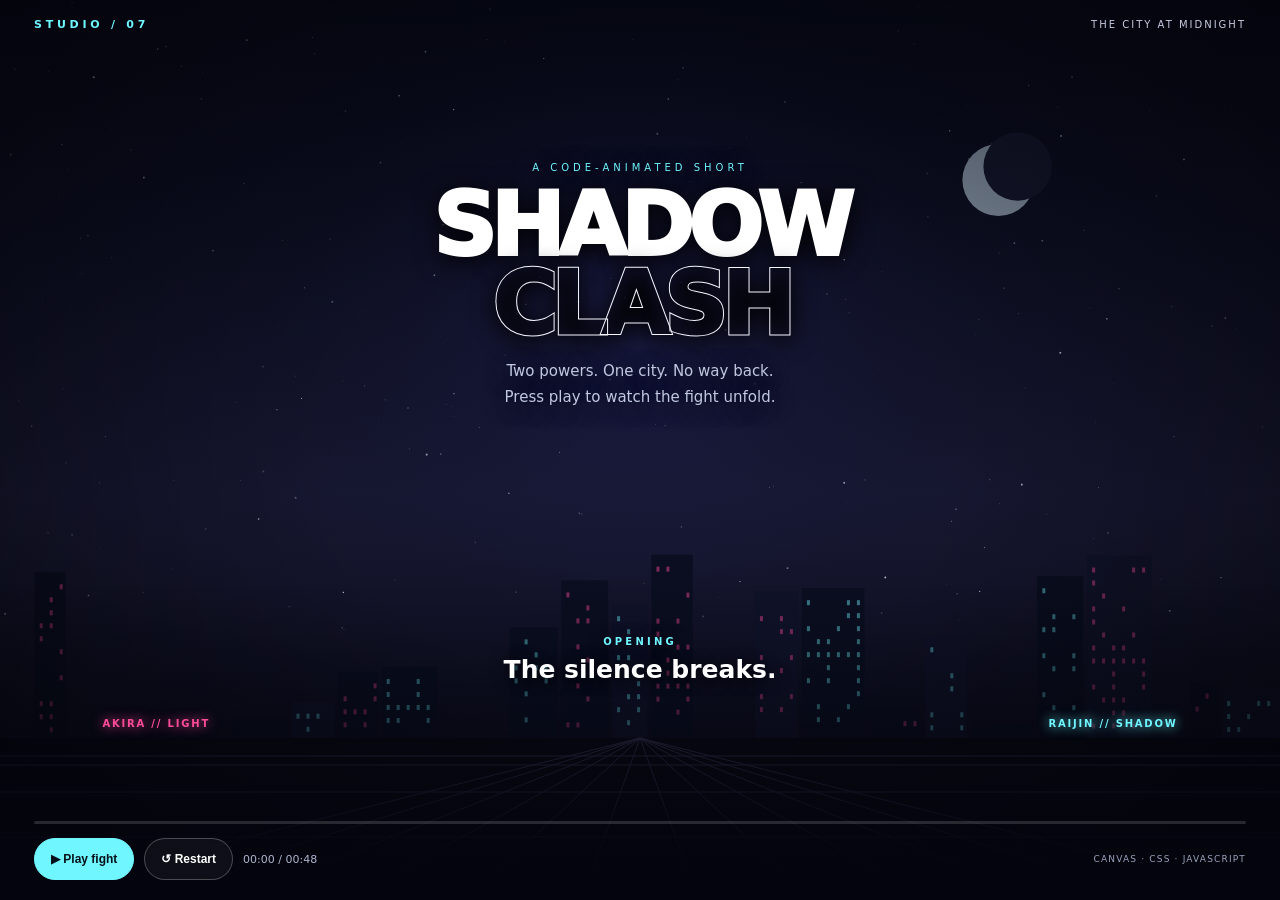
<file: index.html>
<!doctype html>
<html lang="en">
<head>
<meta charset="utf-8"><meta name="viewport" content="width=device-width,initial-scale=1,viewport-fit=cover"><meta name="theme-color" content="#050611">
<title>NEON: Shadow Clash — Anime Fight</title>
<style>
:root{color-scheme:dark;--cyan:#70f6ff;--pink:#ff4c9a}*{box-sizing:border-box}html,body{margin:0;width:100%;height:100%;overflow:hidden;background:#050611;color:#fff;font-family:system-ui,-apple-system,Segoe UI,Roboto,sans-serif}.stage{position:relative;width:100%;height:100%;height:100dvh;overflow:hidden;background:radial-gradient(ellipse at 50% 45%,#202347,#090b19 58%,#02030a);isolation:isolate}canvas{position:absolute;inset:0;width:100%;height:100%;z-index:-2}.shade{position:absolute;inset:0;z-index:-1;pointer-events:none;background:linear-gradient(0deg,#03040df2,transparent 36%,#03040d55),radial-gradient(ellipse,transparent 35%,#0009)}.top{position:absolute;top:env(safe-area-inset-top,0);left:0;right:0;padding:18px clamp(16px,4vw,34px);display:flex;justify-content:space-between;align-items:center;z-index:3}.logo{font-size:11px;font-weight:900;letter-spacing:.34em;color:var(--cyan)}.chapter{font-size:10px;letter-spacing:.2em;color:#c7cce0}.intro{position:absolute;top:18%;left:7%;right:7%;text-align:center;z-index:2;transition:opacity .45s,transform .45s;text-shadow:0 4px 25px #000}.eyebrow{font-size:10px;letter-spacing:.4em;color:var(--cyan)}h1{font-size:clamp(34px,8.5vw,88px);letter-spacing:-.065em;line-height:.9;margin:13px 0;font-weight:1000}h1 span{display:block;color:transparent;-webkit-text-stroke:1px #f5f7ff}.desc{font-size:clamp(11px,2vw,15px);color:#c1c8df;line-height:1.7}.caption{position:absolute;left:8%;right:8%;bottom:24%;text-align:center;font-size:clamp(15px,3vw,25px);font-weight:750;text-shadow:0 2px 16px #000;z-index:2;opacity:0;transform:translateY(10px);transition:.3s}.caption.show{opacity:1;transform:none}.caption small{display:block;font-size:10px;letter-spacing:.32em;color:var(--cyan);margin-bottom:8px}.fighters{position:absolute;left:8%;right:8%;bottom:19%;display:flex;justify-content:space-between;pointer-events:none;z-index:1;font-size:10px;letter-spacing:.18em;font-weight:800;text-shadow:0 0 12px currentColor}.fighters .a{color:var(--pink)}.fighters .b{color:var(--cyan)}.hud{position:absolute;top:13%;left:8%;right:8%;display:flex;gap:12px;z-index:2;opacity:0;transition:opacity .3s}.hud.show{opacity:1}.health{flex:1}.healthlabel{display:flex;justify-content:space-between;font-size:9px;letter-spacing:.16em;margin-bottom:5px}.track{height:6px;border:1px solid #ffffff55;background:#111326;transform:skewX(-18deg);overflow:hidden}.fill{height:100%;width:100%;transition:width .2s;background:linear-gradient(90deg,#ff4c9a,#ff9bca)}.health.right .fill{background:linear-gradient(90deg,#70f6ff,#578dff)}.progress{height:3px;background:#ffffff25;border-radius:9px;overflow:hidden;margin-bottom:14px}.bar{height:100%;width:0;background:linear-gradient(90deg,var(--cyan),var(--pink));box-shadow:0 0 12px var(--cyan)}.controls{position:absolute;bottom:0;left:0;right:0;z-index:4;padding:18px clamp(16px,4vw,34px) max(20px,env(safe-area-inset-bottom));background:linear-gradient(0deg,#03040df2,#03040d08)}.controlrow{display:flex;align-items:center;gap:10px}.btn{min-height:42px;padding:0 16px;border:1px solid #ffffff40;border-radius:99px;background:#ffffff0b;color:white;font-size:12px;font-weight:750;cursor:pointer}.btn.primary{background:var(--cyan);border-color:var(--cyan);color:#061019}.time{font-size:11px;color:#aeb6cf;font-variant-numeric:tabular-nums}.hint{margin-left:auto;font-size:9px;color:#9aa3bd;letter-spacing:.13em}.flash{position:absolute;inset:0;background:#fff;opacity:0;z-index:3;pointer-events:none}.flash.hit{animation:flash .24s ease-out}@keyframes flash{0%{opacity:.72}100%{opacity:0}}.tag{position:absolute;top:46%;left:0;right:0;text-align:center;font-size:clamp(24px,6vw,62px);font-weight:1000;letter-spacing:.12em;font-style:italic;color:white;text-shadow:0 0 20px var(--cyan),3px 3px 0 #ff4c9a;opacity:0;transform:scale(1.5);z-index:3;pointer-events:none}.tag.hit{animation:impact .48s ease-out}@keyframes impact{0%{opacity:0;transform:scale(1.6) skewX(-10deg)}25%{opacity:1;transform:scale(1) skewX(-10deg)}70%{opacity:1}100%{opacity:0;transform:scale(.85) skewX(-10deg)}}@media(max-width:520px){.chapter,.hint{display:none}.intro{top:21%}.hud{top:12%}.caption{bottom:25%}.fighters{bottom:20%}.btn{padding:0 13px}}@media(prefers-reduced-motion:reduce){*{transition:none!important;animation-duration:.01ms!important}}
</style></head>
<body><main class="stage"><canvas id="scene"></canvas><div class="shade"></div>
<header class="top"><div class="logo">STUDIO / 07</div><div class="chapter" id="chapter">AN ORIGINAL ANIME FIGHT</div></header>
<section class="intro" id="intro"><div class="eyebrow">A CODE-ANIMATED SHORT</div><h1>SHADOW <span>CLASH</span></h1><p class="desc">Two powers. One city. No way back.<br>Press play to watch the fight unfold.</p></section>
<div class="hud" id="hud"><div class="health"><div class="healthlabel"><span>AKIRA · LIGHT</span><span id="hpA">100%</span></div><div class="track"><div class="fill" id="barA"></div></div></div><div class="health right"><div class="healthlabel"><span id="hpB">100%</span><span>RAIJIN · SHADOW</span></div><div class="track"><div class="fill" id="barB"></div></div></div></div>
<div class="fighters"><span class="a">AKIRA // LIGHT</span><span class="b">RAIJIN // SHADOW</span></div><div class="caption" id="caption"><small id="caplabel">ROUND 01</small><span id="captext">The silence breaks.</span></div><div class="tag" id="tag">CLASH!</div><div class="flash" id="flash"></div>
<footer class="controls"><div class="progress"><div class="bar" id="progress"></div></div><div class="controlrow"><button class="btn primary" id="play">▶ Play fight</button><button class="btn" id="restart">↺ Restart</button><span class="time" id="time">00:00 / 00:48</span><span class="hint">CANVAS · CSS · JAVASCRIPT</span></div></footer></main>
<script>
(()=>{const c=document.getElementById('scene'),x=c.getContext('2d'),$=id=>document.getElementById(id),intro=$('intro'),caption=$('caption'),caplabel=$('caplabel'),captext=$('captext'),chapter=$('chapter'),hud=$('hud'),tag=$('tag'),flash=$('flash'),play=$('play'),progress=$('progress');const D=48;let W=0,H=0,dpr=1,playing=false,start=0,t=0,raf=0,last=-1,stars=[],buildings=[],particles=[],slashes=[],shake=0;
const beats=[
[0,'OPENING','The silence breaks.','THE CITY AT MIDNIGHT'],
[5,'FACE OFF','You should have stayed away.','TWO WARRIORS'],
[10,'ROUND 01','Fast enough to see me?','FIRST STRIKE'],
[16,'COUNTER','I can see everything.','LIGHTNING COUNTER'],
[23,'ROUND 02','Then try to stop this!','SHADOW RUSH'],
[30,'SPECIAL MOVE','NEON BREAKER!','ULTIMATE TECHNIQUE'],
[38,'FINAL CLASH','This ends now.','LAST IMPACT'],
[44,'AFTERMATH','Even the darkness has a dawn.','AFTER THE STORM']
];
function resize(){dpr=Math.min(devicePixelRatio||1,2);W=innerWidth;H=innerHeight;c.width=W*dpr;c.height=H*dpr;c.style.width=W+'px';c.style.height=H+'px';x.setTransform(dpr,0,0,dpr,0,0);stars=Array.from({length:Math.max(45,Math.floor(W*H/4500))},()=>({x:Math.random()*W,y:Math.random()*H*.7,r:.3+Math.random()*1.4,p:Math.random()*6,a:.2+Math.random()*.7}));buildings=[];let bx=-5;while(bx<W+40){let w=20+Math.random()*45;buildings.push({x:bx,w,h:H*(.12+Math.random()*.27),seed:Math.random()});bx+=w+4}}
function glow(px,py,r,col){let g=x.createRadialGradient(px,py,0,px,py,r);g.addColorStop(0,col);g.addColorStop(1,'transparent');x.fillStyle=g;x.beginPath();x.arc(px,py,r,0,Math.PI*2);x.fill()}
function line(ax,ay,bx,by,col,width=3){x.strokeStyle=col;x.lineWidth=width;x.lineCap='round';x.beginPath();x.moveTo(ax,ay);x.lineTo(bx,by);x.stroke()}
function fighter(px,base,s,color,kind,pose,sec){x.save();x.translate(px,base);x.scale(s,s);x.shadowColor=color;x.shadowBlur=16;x.strokeStyle=color;x.lineWidth=4;x.lineCap='round';x.lineJoin='round';const lean=pose==='attack'?(kind===0?-.5:.5):pose==='hit'?(kind===0?.45:-.45):Math.sin(sec*3+kind)*.07;const arm=pose==='attack'?1:pose==='block'?.5:Math.sin(sec*5+kind)*.25;
x.fillStyle='#0b0d1b';x.beginPath();x.ellipse(lean*12,-76,14,17,lean*.4,0,Math.PI*2);x.fill();x.stroke();
x.fillStyle=color;x.globalAlpha=.85;x.beginPath();x.moveTo(-13,-90);x.lineTo(-18,-109);x.lineTo(-2,-96);x.lineTo(9,-111);x.lineTo(13,-88);x.fill();x.globalAlpha=1;
// torso
x.beginPath();x.moveTo(-10,-58);x.lineTo(-15,-25);x.lineTo(14,-25);x.lineTo(10,-58);x.closePath();x.fillStyle='#10152a';x.fill();x.stroke();
line(-8,-53,-2,-31,color,2);line(8,-53,3,-31,color,2);
// belt and legs
line(-12,-26,0,-23,color,3);let kick=pose==='kick'?1:Math.sin(sec*6+kind)*.08;
line(-9,-24,-13-kick*17,-4-kick*25,color,5);line(-13-kick*17,-4-kick*25,-18-kick*18,0,color,5);
line(9,-24,15+kick*10,-5,color,5);line(15+kick*10,-5,21+kick*10,0,color,5);
// arms, with punch extension
let shoulderY=-54;let punch=pose==='attack'?1:pose==='block'?.2:0;
if(kind===0){line(-11,shoulderY,-24-punch*30,shoulderY+9+arm*6,color,5);line(-24-punch*30,shoulderY+9+arm*6,-30-punch*36,shoulderY+7,color,4);line(10,shoulderY,22,shoulderY+15,color,5)}
else{line(11,shoulderY,24+punch*30,shoulderY+8-arm*6,color,5);line(24+punch*30,shoulderY+8-arm*6,30+punch*36,shoulderY+5,color,4);line(-10,shoulderY,-23,shoulderY+15,color,5)}
// scarf flowing behind
x.globalAlpha=.8;x.fillStyle=color;x.beginPath();if(kind===0){x.moveTo(-7,-65);x.quadraticCurveTo(-32,-73-Math.sin(sec*7)*5,-42,-58);x.lineTo(-20,-53);x.closePath()}else{x.moveTo(7,-65);x.quadraticCurveTo(32,-78-Math.sin(sec*6)*5,42,-55);x.lineTo(20,-53);x.closePath()}x.fill();x.globalAlpha=1;x.restore()}
function burst(px,py,color,count=22,speed=4){for(let i=0;i<count;i++){let a=Math.random()*Math.PI*2,v=.7+Math.random()*speed;particles.push({x:px,y:py,vx:Math.cos(a)*v,vy:Math.sin(a)*v,life:18+Math.random()*24,max:42,color,size:1+Math.random()*3})}}
function slash(px,py,dir,color){slashes.push({x:px,y:py,dir,color,life:15,max:15});burst(px,py,color,24,5);shake=10;flash.classList.remove('hit');void flash.offsetWidth;flash.classList.add('hit');tag.classList.remove('hit');void tag.offsetWidth;tag.classList.add('hit')}
function sceneDraw(sec){x.clearRect(0,0,W,H);let sky=x.createLinearGradient(0,0,0,H);sky.addColorStop(0,'#080b1d');sky.addColorStop(.55,'#171832');sky.addColorStop(1,'#070812');x.fillStyle=sky;x.fillRect(0,0,W,H);glow(W*.5,H*.36,Math.min(W,H)*.45,'rgba(90,90,255,.13)');
// moon and stars
x.fillStyle='#d8edff';x.globalAlpha=.7;x.beginPath();x.arc(W*.78,H*.2,Math.min(W,H)*.04,0,Math.PI*2);x.fill();x.globalAlpha=1;x.fillStyle='#171a32';x.beginPath();x.arc(W*.795,H*.185,Math.min(W,H)*.038,0,Math.PI*2);x.fill();stars.forEach(s=>{x.globalAlpha=s.a*(.6+.4*Math.sin(sec*2+s.p));x.fillStyle='#e6f8ff';x.fillRect(s.x,s.y,s.r,s.r)});x.globalAlpha=1;
buildings.forEach((b,i)=>{let y=H-b.h;x.fillStyle=i%3?'#0a0e20':'#101329';x.fillRect(b.x,y,b.w,b.h);for(let yy=y+12;yy<H*.81;yy+=13)for(let xx=b.x+5;xx<b.x+b.w-4;xx+=10)if(Math.sin(xx*yy+b.seed*90)>.42){x.fillStyle=i%2?'#ff4c9a77':'#70f6ff77';x.fillRect(xx,yy,3,5)}});x.fillStyle='#080a13';x.fillRect(0,H*.82,W,H*.18);x.strokeStyle='#343653';x.lineWidth=1;for(let i=0;i<12;i++){let xx=i*W/11;x.beginPath();x.moveTo(W*.5,H*.82);x.lineTo(xx,H);x.stroke()}for(let j=0;j<4;j++){let yy=H*(.84+j*j*.01);x.beginPath();x.moveTo(0,yy);x.lineTo(W,yy);x.stroke()}
let base=H*.82,scale=Math.max(.72,Math.min(1.25,H/680));let ax=W*.5-W*.19,bx=W*.5+W*.19;let poseA='idle',poseB='idle';
// choreography beats: approach, punch, evade, kick, energy clash, final blast
if(sec>=5&&sec<10){let q=(sec-5)/5;ax=W*(.22+.12*q);bx=W*(.78-.12*q)}
if(sec>=10&&sec<16){let q=(sec-10)/6;ax=W*(.35+.13*Math.sin(q*Math.PI));bx=W*(.65-.12*Math.sin(q*Math.PI));poseA=q>.25&&q<.75?'attack':'idle';poseB=q>.48?'hit':'block';if(Math.abs(sec-12.7)<.09)slash(W*.5,H*.64,'right','#70f6ff')}
if(sec>=16&&sec<23){let q=(sec-16)/7;ax=W*(.36-.1*Math.sin(q*Math.PI));bx=W*(.64+.1*Math.sin(q*Math.PI));poseA=q>.3?'block':'hit';poseB=q>.25&&q<.8?'attack':'idle';if(Math.abs(sec-19.2)<.09)slash(W*.51,H*.6,'left','#ff4c9a')}
if(sec>=23&&sec<30){let q=(sec-23)/7;ax=W*(.28+.18*q);bx=W*(.72-.18*q);poseA=q>.55?'hit':'block';poseB=q>.25&&q<.8?'kick':'attack';if(Math.abs(sec-26.3)<.09)slash(W*.5,H*.58,'left','#ff4c9a')}
if(sec>=30&&sec<38){let q=(sec-30)/8;ax=W*(.34+.13*Math.sin(q*Math.PI*2));bx=W*(.66-.13*Math.sin(q*Math.PI*2));poseA=q>.15&&q<.75?'attack':'block';poseB=q>.2&&q<.8?'attack':'hit';glow(W*.5,H*.58,Math.min(W,H)*(.1+.1*Math.abs(Math.sin(sec*7))),'rgba(112,246,255,.35)');if(Math.abs(sec-32.2)<.09)slash(W*.5,H*.59,'right','#70f6ff');if(Math.abs(sec-35.5)<.09)slash(W*.5,H*.57,'left','#ff4c9a')}
if(sec>=38&&sec<44){let q=(sec-38)/6;ax=W*(.38-.03*q);bx=W*(.62+.03*q);poseA=q<.4?'attack':'idle';poseB=q<.3?'hit':'idle';if(sec<39.2)glow(W*.5,H*.57,Math.min(W,H)*(.3+(sec-38)*.15),'rgba(255,255,255,.45)')}
if(sec>=44){ax=W*.39;bx=W*.61;poseA='idle';poseB='idle';glow(W*.5,H*.55,Math.min(W,H)*.24,'rgba(112,246,255,.12)')}
if(sec<5){ax=W*.29;bx=W*.71}
if(sec>=10&&sec<16&&poseA==='attack')glow(ax+40,base-50,48,'rgba(112,246,255,.18)');if(sec>=23&&sec<30&&poseB==='kick')glow(bx-30,base-50,58,'rgba(255,76,154,.18)');
if(sec>=5){fighter(ax,base,scale,'#ff4c9a',0,poseA,sec);fighter(bx,base,scale,'#70f6ff',1,poseB,sec)}
// speed streaks during dashes
if((sec>=10&&sec<16)||(sec>=23&&sec<30)||(sec>=30&&sec<38)){x.globalAlpha=.22;x.lineWidth=2;for(let i=0;i<12;i++){let yy=H*(.38+i*.03),xx=(sec*160+i*W/12)%W;x.strokeStyle=i%2?'#70f6ff':'#ff4c9a';x.beginPath();x.moveTo(xx,yy);x.lineTo(xx-35-Math.random()*45,yy+2);x.stroke()}x.globalAlpha=1}
slashes=slashes.filter(s=>s.life-->0);slashes.forEach(s=>{x.save();x.globalAlpha=s.life/s.max;x.translate(s.x,s.y);x.rotate(s.dir==='left'?.45:-.45);x.shadowColor=s.color;x.shadowBlur=25;x.strokeStyle=s.color;x.lineWidth=5;x.beginPath();x.moveTo(-Math.min(W,H)*.2,0);x.quadraticCurveTo(0,-25,Math.min(W,H)*.2,0);x.stroke();x.restore()});
particles=particles.filter(p=>p.life-->0);particles.forEach(p=>{p.x+=p.vx;p.y+=p.vy;p.vy+=.06;p.vx*=.98;x.globalAlpha=Math.max(0,p.life/p.max);x.fillStyle=p.color;x.shadowColor=p.color;x.shadowBlur=10;x.fillRect(p.x,p.y,p.size,p.size)});x.globalAlpha=1;x.shadowBlur=0;
if(sec>=38&&sec<40){x.fillStyle='rgba(255,255,255,'+Math.max(0,.35-(sec-38)*.17)+')';x.fillRect(0,0,W,H)}
}
function ui(sec){let k=0;for(let i=0;i<beats.length;i++)if(sec>=beats[i][0])k=i;if(k!==last){last=k;chapter.textContent=beats[k][3];caplabel.textContent=beats[k][1];captext.textContent=beats[k][2];caption.classList.add('show');if(k===0){intro.style.opacity='1';intro.style.transform='translateY(0)'}else{intro.style.opacity='0';intro.style.transform='translateY(-12px)'}hud.classList.toggle('show',sec>=5&&sec<44);if([2,3,4,5,6].includes(k)){tag.textContent=['','', 'FIRST STRIKE','COUNTER!','SHADOW RUSH!','NEON BREAKER!','FINAL CLASH!'][k]||'CLASH!';tag.classList.remove('hit');void tag.offsetWidth;tag.classList.add('hit')}}let a=100,b=100;if(sec>10)a=Math.max(24,100-(sec-10)*2.3);if(sec>16)b=Math.max(20,100-(sec-16)*2.8);if(sec>30){a=Math.max(12,a-(sec-30)*2);b=Math.max(10,b-(sec-30)*3)}$('barA').style.width=a+'%';$('barB').style.width=b+'%';$('hpA').textContent=Math.round(a)+'%';$('hpB').textContent=Math.round(b)+'%';progress.style.width=(sec/D*100)+'%';$('time').textContent='00:'+String(Math.floor(sec)).padStart(2,'0')+' / 00:48';play.textContent=playing?'Ⅱ Pause':sec>=D?'↺ Play again':'▶ Play fight'}
function loop(now){if(!playing)return;t=Math.min(D,(now-start)/1000);sceneDraw(t);ui(t);if(t>=D){playing=false;ui(t);return}raf=requestAnimationFrame(loop)}
function toggle(){if(playing){playing=false;cancelAnimationFrame(raf);t=Math.min(D,(performance.now()-start)/1000);sceneDraw(t);ui(t)}else{if(t>=D){t=0;last=-1;particles=[];slashes=[]}playing=true;start=performance.now()-t*1000;ui(t);raf=requestAnimationFrame(loop)}}
play.addEventListener('click',toggle);$('restart').addEventListener('click',()=>{playing=false;cancelAnimationFrame(raf);t=0;last=-1;particles=[];slashes=[];sceneDraw(0);ui(0);toggle()});addEventListener('resize',()=>{resize();sceneDraw(t)});resize();sceneDraw(0);ui(0)})();
</script></body></html>
</file>
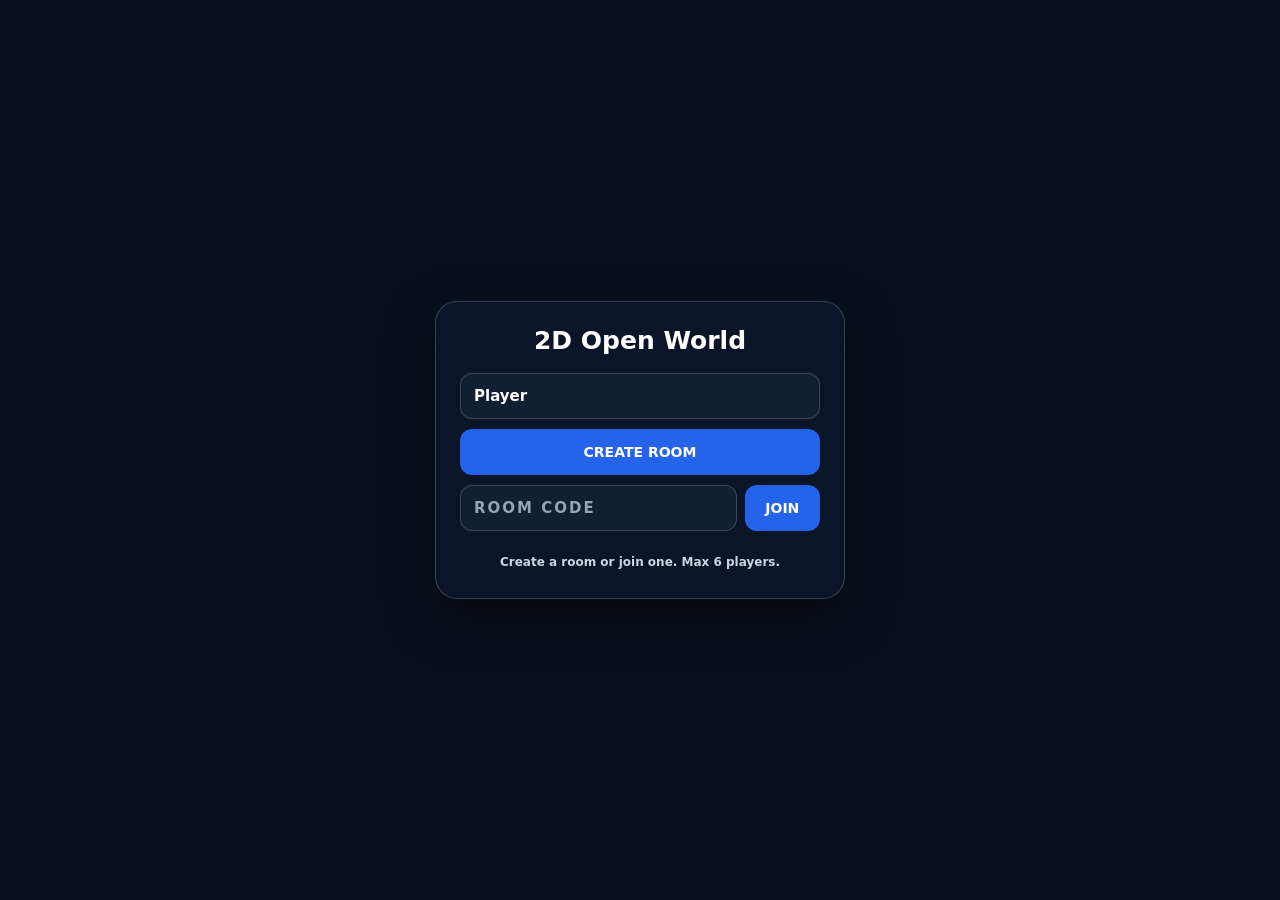
<file: games/2d-open-world/index.html>
<!doctype html>
<html lang="en"><head><meta charset="utf-8"><meta name="viewport" content="width=device-width,initial-scale=1,maximum-scale=1,user-scalable=no"><title>2D Open World</title>
<style>
html,body{margin:0;height:100%;overflow:hidden;background:#0b1220;font-family:system-ui,sans-serif;color:#fff;touch-action:none;-webkit-user-select:none;user-select:none;-webkit-touch-callout:none}canvas{display:block;width:100%;height:100%;image-rendering:auto}
#start{position:fixed;inset:0;z-index:30;display:flex;align-items:center;justify-content:center;background:#07111f}#play{border:0;border-radius:16px;padding:16px 38px;font:800 22px system-ui;color:#fff;background:#2563eb;box-shadow:0 8px 30px #0006}#start.hide{display:none}#lobby{width:min(360px,88vw);padding:24px;border:1px solid #ffffff30;border-radius:22px;background:#0b1728ee;box-shadow:0 18px 50px #0008;text-align:center;backdrop-filter:blur(12px)}#lobby h2{margin:0 0 18px;font-size:25px}#lobby input{box-sizing:border-box;width:100%;height:46px;margin-bottom:10px;padding:0 13px;border:1px solid #ffffff2e;border-radius:12px;background:#111f33;color:#fff;outline:none;font:600 15px system-ui}#lobby button{height:46px;border:0;border-radius:12px;padding:0 16px;background:#2563eb;color:#fff;font:800 14px system-ui;cursor:pointer}#createRoom{width:100%;margin-bottom:10px}.joinRow{display:flex;gap:8px}.joinRow input{margin:0;text-transform:uppercase}.joinRow button{width:90px}.joinRow input::placeholder{color:#94a3b8}.joinRow input{letter-spacing:2px}.joinRow+ #roomStatus{}#roomStatus{min-height:20px;margin:13px 0 0;color:#cbd5e1;font:600 12px system-ui;line-height:1.4}.touch{position:fixed;z-index:10;bottom:18px;left:18px;width:105px;height:105px;border-radius:50%;background:#0f1b2dcc;border:2px solid #64748b99;touch-action:none}.stick{position:absolute;left:50%;top:50%;width:44px;height:44px;margin:-22px;border-radius:50%;background:#64748bcc;border:2px solid #cbd5e1;box-shadow:0 4px 18px #0006;touch-action:none}#hit{position:fixed;z-index:10;right:24px;bottom:26px;width:82px;height:82px;border-radius:50%;border:2px solid #fca5a5;background:#991b1bcc;color:#fff;font-size:34px;font-weight:800;box-shadow:0 5px 18px #0007;touch-action:none;user-select:none}#hit:active{transform:scale(.92);background:#dc2626}
#hpbar{position:fixed;z-index:11;top:14px;left:14px;width:156px;height:16px;padding:2px;border:1px solid #ffffff55;border-radius:999px;background:#0b1220cc;box-shadow:0 4px 14px #0005;overflow:hidden;backdrop-filter:blur(8px)}#hpfill{height:100%;width:100%;border-radius:999px;background:linear-gradient(90deg,#22c55e,#4ade80);transition:width .18s ease}
#minimap{position:fixed;z-index:11;top:14px;right:14px;width:220px;height:150px;border:2px solid #ffffff99;border-radius:14px;background:#16351f;box-shadow:0 7px 24px #0009;image-rendering:auto;backdrop-filter:blur(6px)}
#hit{position:fixed;z-index:10;right:22px;bottom:22px;width:76px;height:76px;border-radius:50%;border:1px solid #ffffff66;background:linear-gradient(145deg,#b91c1cdd,#7f1d1ddd);color:#fff;font-size:31px;font-weight:800;box-shadow:0 7px 22px #0008;touch-action:none;user-select:none;transition:transform .08s ease,filter .12s ease}#hit:active{transform:scale(.91);filter:brightness(1.2)}
.touch{box-sizing:border-box;position:fixed;z-index:10;bottom:20px;left:20px;width:100px;height:100px;border-radius:50%;background:radial-gradient(circle at 35% 30%,#334155dd,#0f1b2ddd);border:1px solid #ffffff55;box-shadow:0 7px 22px #0008;touch-action:none;backdrop-filter:blur(5px)}.stick{position:absolute;left:50%;top:50%;width:42px;height:42px;margin:-21px;border-radius:50%;background:linear-gradient(145deg,#94a3b8,#475569);border:1px solid #ffffffaa;box-shadow:0 4px 12px #0007;touch-action:none}
#fire{position:fixed;z-index:10;right:112px;bottom:22px;width:68px;height:68px;border-radius:50%;border:1px solid #ffffff66;background:linear-gradient(145deg,#475569dd,#1e293bdd);color:#fff;font-size:26px;font-weight:900;box-shadow:0 7px 22px #0008;touch-action:none;user-select:none;transition:transform .08s ease,filter .12s ease}#fire:active{transform:scale(.91);filter:brightness(1.2)}#weapon{position:fixed;z-index:11;right:22px;bottom:104px;padding:6px 10px;border-radius:10px;background:#0b1220cc;border:1px solid #ffffff44;font:700 12px system-ui;backdrop-filter:blur(6px)}
@media (pointer:fine) and (min-width:800px){.touch{display:none}}
</style></head><body>
<div id="start">
  <div id="lobby">
    <h2>2D Open World</h2>
    <input id="playerName" maxlength="14" placeholder="Your name" value="Player">
    <button id="createRoom">CREATE ROOM</button>
    <div class="joinRow"><input id="roomCode" maxlength="6" placeholder="Room code"><button id="joinRoom">JOIN</button></div>
    <div id="roomStatus">Create a room or join one. Max 6 players.</div>
    <button id="play" style="display:none">PLAY</button>
  </div>
</div><canvas id="game"></canvas>
<div id="hpbar"><div id="hpfill"></div></div><canvas id="minimap" width="440" height="300" aria-label="Mini map"></canvas><div class="touch" id="joystick" aria-label="Movement joystick"><div class="stick" id="stick"></div></div><button id="hit" aria-label="Attack">⚔</button><button id="fire" aria-label="Fire">●</button><div id="weapon">Fists</div>
<script>
(()=>{const c=document.getElementById("game"),ctx=c.getContext("2d"),start=document.getElementById("start"),play=document.getElementById("play"),hitBtn=document.getElementById("hit"),fireBtn=document.getElementById("fire"),weaponEl=document.getElementById("weapon"),mm=document.getElementById("minimap"),mctx=mm.getContext("2d"),hpfill=document.getElementById("hpfill");let W,H,dpr,keys={},touch={},coins=0,attackUntil=0,fireUntil=0,lastDir={x:1,y:0},kills=0,waveSize=3,aliveTarget=3,audio=null,lastStep=0,lastZombieSound=0;
async function landscape(){try{if(document.fullscreenElement!==document.documentElement&&document.documentElement.requestFullscreen){await document.documentElement.requestFullscreen({navigationUI:"hide"})}}catch(e){}try{if(screen.orientation&&screen.orientation.lock)await screen.orientation.lock("landscape")}catch(e){}}
function initAudio(){if(audio)return;const AC=window.AudioContext||window.webkitAudioContext;if(!AC)return;audio=new AC()}
function tone(freq,duration,type="sine",volume=.05,slide=0){if(!audio)return;if(audio.state==="suspended")audio.resume();const o=audio.createOscillator(),g=audio.createGain(),now=audio.currentTime;o.type=type;o.frequency.setValueAtTime(freq,now);if(slide)o.frequency.exponentialRampToValueAtTime(Math.max(30,freq+slide),now+duration);g.gain.setValueAtTime(volume,now);g.gain.exponentialRampToValueAtTime(.001,now+duration);o.connect(g);g.connect(audio.destination);o.start(now);o.stop(now+duration)}
function gunSound(name){if(name==="Pistol"){tone(520,.09,"square",.09,-220)}else if(name==="SMG"){tone(180,.06,"sawtooth",.07,420)}else if(name==="Shotgun"){tone(90,.22,"sawtooth",.14,180);tone(260,.08,"square",.05,-120)}else{tone(260,.11,"square",.08,520)}}
function footSound(){tone(90,.045,"triangle",.025,35)}
function zombieSound(){tone(115,.35,"sawtooth",.025,-55)}
function checkOrientation(){if(innerHeight>innerWidth)landscape()}
addEventListener("resize",checkOrientation);addEventListener("orientationchange",checkOrientation);play.addEventListener("click",async()=>{initAudio();await landscape();start.classList.add("hide")});start.addEventListener("pointerdown",async e=>{if(e.target===start){initAudio();await landscape();start.classList.add("hide")}});checkOrientation();
const world={w:3200,h:2200},player={x:1600,y:1100,r:18,s:4.2,hp:100},cam={x:0,y:0},trees=[],rocks=[],coinsList=[],houses=[],zombies=[],guns=[];
const playerNameEl=document.getElementById("playerName"),roomCodeEl=document.getElementById("roomCode"),createRoomBtn=document.getElementById("createRoom"),joinRoomBtn=document.getElementById("joinRoom"),roomStatus=document.getElementById("roomStatus");
let peer=null,hostConn=null,isHost=false,roomCode="",myId="",remotePlayers={},connections=[];
function setRoomStatus(t){roomStatus.textContent=t}
function makeRoomCode(){const chars="ABCDEFGHJKLMNPQRSTUVWXYZ23456789";let x="";for(let i=0;i<6;i++)x+=chars[Math.floor(Math.random()*chars.length)];return x}
function safeName(){return (playerNameEl.value.trim()||"Player").slice(0,14)}
function openGame(){start.classList.add("hide");initAudio();landscape()}
function packState(){return {type:"state",players:Object.fromEntries([[myId,{x:player.x,y:player.y,hp:player.hp,name:safeName(),dir:lastDir}],...Object.entries(remotePlayers).map(([id,p])=>[id,p])])}}
function broadcast(data){for(const c of connections)if(c.open)c.send(data)}
function hostAccept(conn){
  if(connections.length>=5){conn.send({type:"full"});setTimeout(()=>conn.close(),200);return}
  connections.push(conn);
  conn.on("data",d=>{if(d.type==="input"){remotePlayers[conn.peer]={x:d.x,y:d.y,hp:d.hp,name:d.name,dir:d.dir};broadcast(packState())}else if(d.type==="leave"){delete remotePlayers[conn.peer];broadcast(packState())}});
  conn.on("close",()=>{connections=connections.filter(x=>x!==conn);delete remotePlayers[conn.peer];broadcast(packState())});
  remotePlayers[conn.peer]={x:1600+Math.random()*100-50,y:1100+Math.random()*100-50,hp:100,name:"Player",dir:{x:1,y:0}};
  conn.send({type:"welcome",id:myId,room:roomCode});
  broadcast(packState());
  setRoomStatus("Room "+roomCode+" • "+(connections.length+1)+"/6 players");
}
function startHost(){
  roomCode=makeRoomCode();isHost=true;myId="host-"+roomCode;
  peer=new Peer(myId);
  peer.on("open",()=>{roomCodeEl.value=roomCode;setRoomStatus("Room "+roomCode+" ready • share this code • 1/6 players");createRoomBtn.textContent="ROOM CREATED";openGame()});
  peer.on("connection",hostAccept);
  peer.on("error",e=>setRoomStatus("Connection error. Try creating again."));
}
function startJoin(){
  roomCode=roomCodeEl.value.trim().toUpperCase();if(roomCode.length!==6){setRoomStatus("Enter the 6-character room code.");return}
  isHost=false;myId="guest-"+Math.random().toString(36).slice(2,10);
  peer=new Peer(myId);
  peer.on("open",()=>{hostConn=peer.connect("host-"+roomCode,{reliable:true});hostConn.on("open",()=>{setRoomStatus("Joined room "+roomCode+" • connecting…");openGame()});hostConn.on("data",d=>{if(d.type==="full"){setRoomStatus("Room is full (6/6).");return}if(d.type==="welcome"){myId=d.id+"-"+Math.random().toString(36).slice(2,6)}if(d.type==="state"){remotePlayers={...d.players};delete remotePlayers[myId]}});hostConn.on("close",()=>setRoomStatus("Host disconnected."))});
  peer.on("error",()=>setRoomStatus("Could not join room. Check the code."));
}
createRoomBtn.addEventListener("click",startHost);joinRoomBtn.addEventListener("click",startJoin);
roomCodeEl.addEventListener("input",()=>roomCodeEl.value=roomCodeEl.value.toUpperCase().replace(/[^A-Z0-9]/g,"").slice(0,6));
function rand(a,b){return a+Math.random()*(b-a)}
const gunTypes=[{name:"Pistol",damage:1,ammo:12,color:"#94a3b8"},{name:"SMG",damage:1,ammo:28,color:"#64748b"},{name:"Shotgun",damage:2,ammo:8,color:"#b45309"},{name:"Rifle",damage:3,ammo:10,color:"#334155"}];let weapon={name:"Fists",damage:0,ammo:0,maxAmmo:0,color:"#cbd5e1"};function addGuns(){for(let i=0;i<8;i++){const g=gunTypes[Math.floor(Math.random()*gunTypes.length)],x=rand(180,world.w-180),y=rand(180,world.h-180);guns.push({x,y,type:g,got:false})}}addGuns();
function add(){for(let i=0;i<120;i++){let x=rand(80,world.w-80),y=rand(80,world.h-80);if(Math.hypot(x-player.x,y-player.y)<280)continue;trees.push({x,y,s:rand(.8,1.25)})}for(let i=0;i<35;i++)rocks.push({x:rand(70,world.w-70),y:rand(70,world.h-70),s:rand(.7,1.5)});for(let i=0;i<22;i++)coinsList.push({x:rand(100,world.w-100),y:rand(100,world.h-100),got:false});for(let i=0;i<9;i++)houses.push({x:1200+(i%3)*390,y:700+Math.floor(i/3)*350,w:150,h:110})}add();
function resize(){dpr=Math.min(devicePixelRatio||1,2);W=innerWidth;H=innerHeight;c.width=W*dpr;c.height=H*dpr;c.style.width=W+"px";c.style.height=H+"px";ctx.setTransform(dpr,0,0,dpr,0,0)}addEventListener("resize",resize);resize();
function key(e,v){const k=e.key.toLowerCase();if(["w","a","s","d","arrowup","arrowdown","arrowleft","arrowright"].includes(k))e.preventDefault();keys[k]=v}addEventListener("keydown",e=>key(e,true));addEventListener("keyup",e=>key(e,false));
const joy=document.getElementById("joystick"),stick=document.getElementById("stick");let joyId=null;
function joyMove(e){if(joyId!==null&&e.pointerId!==joyId)return;const r=joy.getBoundingClientRect(),cx=r.left+r.width/2,cy=r.top+r.height/2,max=r.width*.31;let dx=e.clientX-cx,dy=e.clientY-cy,d=Math.hypot(dx,dy);if(d>max){dx=dx/d*max;dy=dy/d*max}stick.style.transform="translate("+dx+"px,"+dy+"px)";touch.left=dx<-max*.2;touch.right=dx>max*.2;touch.up=dy<-max*.2;touch.down=dy>max*.2}
function joyEnd(e){if(joyId!==null&&e.pointerId!==joyId)return;joyId=null;touch={};stick.style.transform="translate(0,0)"}
joy.addEventListener("pointerdown",e=>{e.preventDefault();joyId=e.pointerId;joy.setPointerCapture(e.pointerId);joyMove(e)});joy.addEventListener("pointermove",e=>{e.preventDefault();joyMove(e)});["pointerup","pointercancel"].forEach(ev=>joy.addEventListener(ev,joyEnd));
function spawnZombie(){let a=Math.random()*Math.PI*2,d=520+Math.random()*600,x=player.x+Math.cos(a)*d,y=player.y+Math.sin(a)*d;x=Math.max(70,Math.min(world.w-70,x));y=Math.max(70,Math.min(world.h-70,y));zombies.push({x,y,r:18,s:1.05+Math.random()*.35,hp:2,hit:0})}
function spawnWaveZombies(){while(zombies.length<waveSize)spawnZombie()}
function pickupGun(){for(const g of guns){if(!g.got&&Math.hypot(player.x-g.x,player.y-g.y)<48){g.got=true;weapon={...g.type,maxAmmo:g.type.ammo};weaponEl.textContent=weapon.name+" • "+weapon.ammo+"/"+weapon.maxAmmo;return true}}return false}
function fire(){const now=performance.now();if(now<fireUntil||weapon.ammo<=0)return;initAudio();fireUntil=now+(weapon.name==="Shotgun"?500:weapon.name==="SMG"?130:260);weapon.ammo--;weaponEl.textContent=weapon.name+" • "+weapon.ammo+"/"+weapon.maxAmmo;gunSound(weapon.name);for(const z of zombies){const dx=z.x-player.x,dy=z.y-player.y,d=Math.hypot(dx,dy)||1;const dot=(dx*lastDir.x+dy*lastDir.y)/d;if(d<weaponRange()&&dot>.35){z.hp-=weapon.damage;z.hit=now+100;if(z.hp<=0){z.dead=now+180;kills++}}}fireFx=now+110}
function weaponRange(){return weapon.name==="Shotgun"?105:weapon.name==="Rifle"?260:weapon.name==="SMG"?190:160}
let fireFx=0;
function attack(){const now=performance.now();if(now<attackUntil)return;attackUntil=now+360;for(const z of zombies){const dx=z.x-player.x,dy=z.y-player.y,d=Math.hypot(dx,dy)||1;const dot=(dx*lastDir.x+dy*lastDir.y)/d;if(d<82&&dot>.15){z.hp--;z.hit=now+100;if(z.hp<=0){z.dead=now+180;kills++}}}}
hitBtn.addEventListener("pointerdown",e=>{e.preventDefault();attack()});fireBtn.addEventListener("pointerdown",e=>{e.preventDefault();fire()});addEventListener("keydown",e=>{if(e.code==="Space"||e.key.toLowerCase()==="j"){e.preventDefault();attack()}if(e.key.toLowerCase()==="f"||e.code==="Enter"){e.preventDefault();fire()}});
spawnWaveZombies();let nextSpawn=performance.now()+1500;
let lastNet=0;
function sendNet(){
  const now=performance.now(); if(now-lastNet<65)return; lastNet=now;
  const d={type:"input",x:player.x,y:player.y,hp:player.hp,name:safeName(),dir:lastDir};
  if(isHost){remotePlayers[myId]=d;broadcast(packState())}
  else if(hostConn&&hostConn.open)hostConn.send(d);
}
function move(){pickupGun();let dx=(keys.d||keys.arrowright||touch.right?1:0)-(keys.a||keys.arrowleft||touch.left?1:0),dy=(keys.s||keys.arrowdown||touch.down?1:0)-(keys.w||keys.arrowup||touch.up?1:0);if(dx&&dy){dx*=.707;dy*=.707}if(dx||dy){lastDir={x:dx,y:dy};const m=Math.hypot(lastDir.x,lastDir.y);lastDir.x/=m;lastDir.y/=m;const nowStep=performance.now();if(nowStep-lastStep>310){footSound();lastStep=nowStep}}player.x=Math.max(35,Math.min(world.w-35,player.x+dx*player.s));player.y=Math.max(35,Math.min(world.h-35,player.y+dy*player.s));for(const q of coinsList)if(!q.got&&Math.hypot(player.x-q.x,player.y-q.y)<34){q.got=true;coins++;}const now=performance.now();if(zombies.some(z=>!z.dead&&Math.hypot(z.x-player.x,z.y-player.y)<280)&&now-lastZombieSound>1800){zombieSound();lastZombieSound=now}for(const z of zombies){if(z.dead)continue;const dx=player.x-z.x,dy=player.y-z.y,d=Math.hypot(dx,dy)||1;z.x+=dx/d*z.s;z.y+=dy/d*z.s;if(d<34&&now-z.hit>650){player.hp=Math.max(0,player.hp-8);z.hit=now;if(player.hp===0){player.x=rand(120,world.w-120);player.y=rand(120,world.h-120);player.hp=100;}}}for(let i=zombies.length-1;i>=0;i--)if(zombies[i].dead&&now>zombies[i].dead)zombies.splice(i,1);if(zombies.length===0&&kills>0){waveSize=Math.min(64,Math.max(3,waveSize*2));spawnWaveZombies();nextSpawn=now+1200}if(now>nextSpawn&&zombies.length<waveSize){spawnWaveZombies();nextSpawn=now+1800+Math.random()*2500}hpfill.style.width=player.hp+"%";sendNet()}
function drawMinimap(){
  const mw=mm.width,mh=mm.height,sx=mw/world.w,sy=mh/world.h;
  mctx.clearRect(0,0,mw,mh);
  mctx.fillStyle="#4d8a4d";mctx.fillRect(0,0,mw,mh);

  // world grid / terrain
  mctx.strokeStyle="#ffffff16";mctx.lineWidth=1;
  for(let x=0;x<=world.w;x+=400){mctx.beginPath();mctx.moveTo(x*sx,0);mctx.lineTo(x*sx,mh);mctx.stroke()}
  for(let y=0;y<=world.h;y+=400){mctx.beginPath();mctx.moveTo(0,y*sy);mctx.lineTo(mw,y*sy);mctx.stroke()}

  // main roads
  mctx.fillStyle="#b99a67";mctx.fillRect(0,1010*sy,mw,170*sy);mctx.fillRect(1515*sx,0,170*sx,mh);
  mctx.fillStyle="#e1c58b";mctx.fillRect(0,1060*sy,mw,70*sy);mctx.fillRect(1565*sx,0,70*sx,mh);

  // road center markings
  mctx.fillStyle="#f8e7b0";
  for(let x=30;x<mw;x+=48)mctx.fillRect(x,1088*sy,25,4);
  for(let y=20;y<mh;y+=42)mctx.fillRect(1598*sx,y,4,22);

  // houses
  for(const h of houses){
    mctx.fillStyle="#8f4a3b";mctx.fillRect((h.x-4)*sx,(h.y-6)*sy,(h.w+8)*sx,6*sy);
    mctx.fillStyle="#f3dfbd";mctx.fillRect(h.x*sx,h.y*sy,h.w*sx,h.h*sy);
    mctx.fillStyle="#704735";mctx.fillRect((h.x+h.w/2-12)*sx,(h.y+h.h-28)*sy,24*sx,28*sy);
  }

  // trees
  for(const tr of trees){
    mctx.fillStyle="#194d31";mctx.beginPath();mctx.arc(tr.x*sx,tr.y*sy,4.5,0,Math.PI*2);mctx.fill();
    mctx.fillStyle="#2f7549";mctx.beginPath();mctx.arc(tr.x*sx-2,tr.y*sy-2,3,0,Math.PI*2);mctx.fill();
  }

  // guns
  for(const g of guns)if(!g.got){
    mctx.fillStyle="#facc15";mctx.strokeStyle="#111827";mctx.lineWidth=1;
    mctx.beginPath();mctx.arc(g.x*sx,g.y*sy,5,0,Math.PI*2);mctx.fill();mctx.stroke();
  }

  // zombies
  for(const z of zombies)if(!z.dead){
    mctx.fillStyle="#ef4444";mctx.strokeStyle="#7f1d1d";mctx.lineWidth=1;
    mctx.beginPath();mctx.arc(z.x*sx,z.y*sy,6,0,Math.PI*2);mctx.fill();mctx.stroke();
  }

  // player + direction
  const px=player.x*sx,py=player.y*sy;
  mctx.fillStyle="#38bdf8";mctx.strokeStyle="#fff";mctx.lineWidth=3;
  mctx.beginPath();mctx.arc(px,py,9,0,Math.PI*2);mctx.fill();mctx.stroke();
  mctx.strokeStyle="#ffffff";mctx.lineWidth=4;
  mctx.beginPath();mctx.moveTo(px,py);mctx.lineTo((player.x+lastDir.x*90)*sx,(player.y+lastDir.y*90)*sy);mctx.stroke();
} 
function draw(){cam.x=Math.max(0,Math.min(world.w-W,player.x-W/2));cam.y=Math.max(0,Math.min(world.h-H,player.y-H/2));ctx.clearRect(0,0,W,H);ctx.save();ctx.translate(-cam.x,-cam.y);ctx.fillStyle="#75a85b";ctx.fillRect(0,0,world.w,world.h);ctx.fillStyle="#6b9b54";for(let x=0;x<world.w;x+=90)for(let y=0;y<world.h;y+=90)ctx.fillRect(x+8,y+8,2,2);ctx.fillStyle="#b99a67";ctx.fillRect(0,1010,world.w,170);ctx.fillRect(1515,0,170,world.h);ctx.fillStyle="#c7ab78";ctx.fillRect(0,1060,world.w,70);ctx.fillRect(1565,0,70,world.h);
for(const h of houses){ctx.fillStyle="#e9d5b5";ctx.fillRect(h.x,h.y,h.w,h.h);ctx.fillStyle="#9f4f3c";ctx.beginPath();ctx.moveTo(h.x-15,h.y);ctx.lineTo(h.x+h.w/2,h.y-65);ctx.lineTo(h.x+h.w+15,h.y);ctx.fill();ctx.fillStyle="#684735";ctx.fillRect(h.x+h.w/2-15,h.y+55,30,55)}
for(const r of rocks){ctx.fillStyle="#697386";ctx.beginPath();ctx.ellipse(r.x,r.y,18*r.s,13*r.s,0,0,Math.PI*2);ctx.fill()}
for(const tr of trees){ctx.fillStyle="#6b442e";ctx.fillRect(tr.x-7,tr.y+8,14,34*tr.s);ctx.fillStyle="#245c3b";ctx.beginPath();ctx.arc(tr.x,tr.y,28*tr.s,0,Math.PI*2);ctx.fill();ctx.fillStyle="#2f7549";ctx.beginPath();ctx.arc(tr.x-15*tr.s,tr.y+5,19*tr.s,0,Math.PI*2);ctx.fill();ctx.beginPath();ctx.arc(tr.x+15*tr.s,tr.y+7,19*tr.s,0,Math.PI*2);ctx.fill()}
for(const g of guns)if(!g.got){ctx.save();ctx.translate(g.x,g.y);ctx.rotate(-.25);ctx.fillStyle=g.type.color;ctx.fillRect(-16,-4,28,8);ctx.fillStyle="#111827";ctx.fillRect(8,-7,9,14);ctx.fillStyle="#facc15";ctx.beginPath();ctx.arc(0,0,3,0,Math.PI*2);ctx.fill();ctx.restore()}
for(const q of coinsList)if(!q.got){ctx.fillStyle="#facc15";ctx.beginPath();ctx.arc(q.x,q.y,10,0,Math.PI*2);ctx.fill();ctx.strokeStyle="#fff1a8";ctx.lineWidth=3;ctx.stroke()}
for(const z of zombies){if(z.dead&&performance.now()>z.dead)continue;ctx.fillStyle=z.hit>performance.now()?"#fff":"#7f1d1d";ctx.beginPath();ctx.arc(z.x,z.y,z.r,0,Math.PI*2);ctx.fill();ctx.fillStyle="#166534";ctx.beginPath();ctx.arc(z.x,z.y-10,13,Math.PI,0);ctx.fill();ctx.fillStyle="#fef2f2";ctx.beginPath();ctx.arc(z.x-6,z.y-2,3,0,Math.PI*2);ctx.arc(z.x+6,z.y-2,3,0,Math.PI*2);ctx.fill();ctx.fillStyle="#111827";ctx.fillRect(z.x-7,z.y+7,14,3);ctx.fillStyle="#ef4444";ctx.fillRect(z.x-18,z.y-30,36,4);ctx.fillStyle="#22c55e";ctx.fillRect(z.x-18,z.y-30,18*z.hp,4)}
if(fireFx>performance.now()){ctx.save();ctx.translate(player.x,player.y);ctx.rotate(Math.atan2(lastDir.y,lastDir.x));ctx.fillStyle="#fde047";ctx.beginPath();ctx.moveTo(22,0);ctx.lineTo(62,-10);ctx.lineTo(62,10);ctx.fill();ctx.fillStyle="#fff7ed";ctx.beginPath();ctx.arc(70,0,7,0,Math.PI*2);ctx.fill();ctx.restore()}
ctx.save();ctx.translate(player.x,player.y);ctx.fillStyle="#2563eb";ctx.beginPath();ctx.arc(0,-11,12,0,Math.PI*2);ctx.fill();ctx.fillStyle="#1d4ed8";ctx.fillRect(-11,0,22,25);ctx.fillStyle="#f5cfa0";ctx.beginPath();ctx.arc(0,-12,7,0,Math.PI*2);ctx.fill();if(weapon.name!=="Fists"){ctx.strokeStyle="#111827";ctx.lineWidth=7;ctx.lineCap="round";ctx.beginPath();ctx.moveTo(8,5);ctx.lineTo(lastDir.x*28+8,lastDir.y*28+5);ctx.stroke();ctx.strokeStyle=weapon.color;ctx.lineWidth=4;ctx.beginPath();ctx.moveTo(8,5);ctx.lineTo(lastDir.x*28+8,lastDir.y*28+5);ctx.stroke()}else{ctx.strokeStyle="#d1d5db";ctx.lineWidth=6;ctx.lineCap="round";ctx.beginPath();ctx.moveTo(8,5);ctx.lineTo(lastDir.x*30+8,lastDir.y*30+5);ctx.stroke();ctx.strokeStyle="#7c4a21";ctx.lineWidth=3;ctx.beginPath();ctx.moveTo(8,5);ctx.lineTo(lastDir.x*18+8,lastDir.y*18+5);ctx.stroke()}if(performance.now()<attackUntil){ctx.strokeStyle="#f8fafc";ctx.lineWidth=7;ctx.beginPath();ctx.arc(0,0,58,Math.atan2(lastDir.y,lastDir.x)-.9,Math.atan2(lastDir.y,lastDir.x)+.9);ctx.stroke()}ctx.restore();
// remote players
for(const [id,p] of Object.entries(remotePlayers)){
  if(id===myId||!p)continue;
  ctx.save();ctx.translate(p.x,p.y);
  ctx.fillStyle="#a855f7";ctx.beginPath();ctx.arc(0,-11,12,0,Math.PI*2);ctx.fill();
  ctx.fillStyle="#7e22ce";ctx.fillRect(-11,0,22,25);
  ctx.fillStyle="#f5cfa0";ctx.beginPath();ctx.arc(0,-12,7,0,Math.PI*2);ctx.fill();
  ctx.fillStyle="#fff";ctx.font="700 12px system-ui";ctx.textAlign="center";ctx.fillText((p.name||"Player"),0,-31);
  ctx.restore();
}
ctx.restore();drawMinimap()}
function loop(){move();draw();requestAnimationFrame(loop)}loop()})();</script></body></html>
</file>
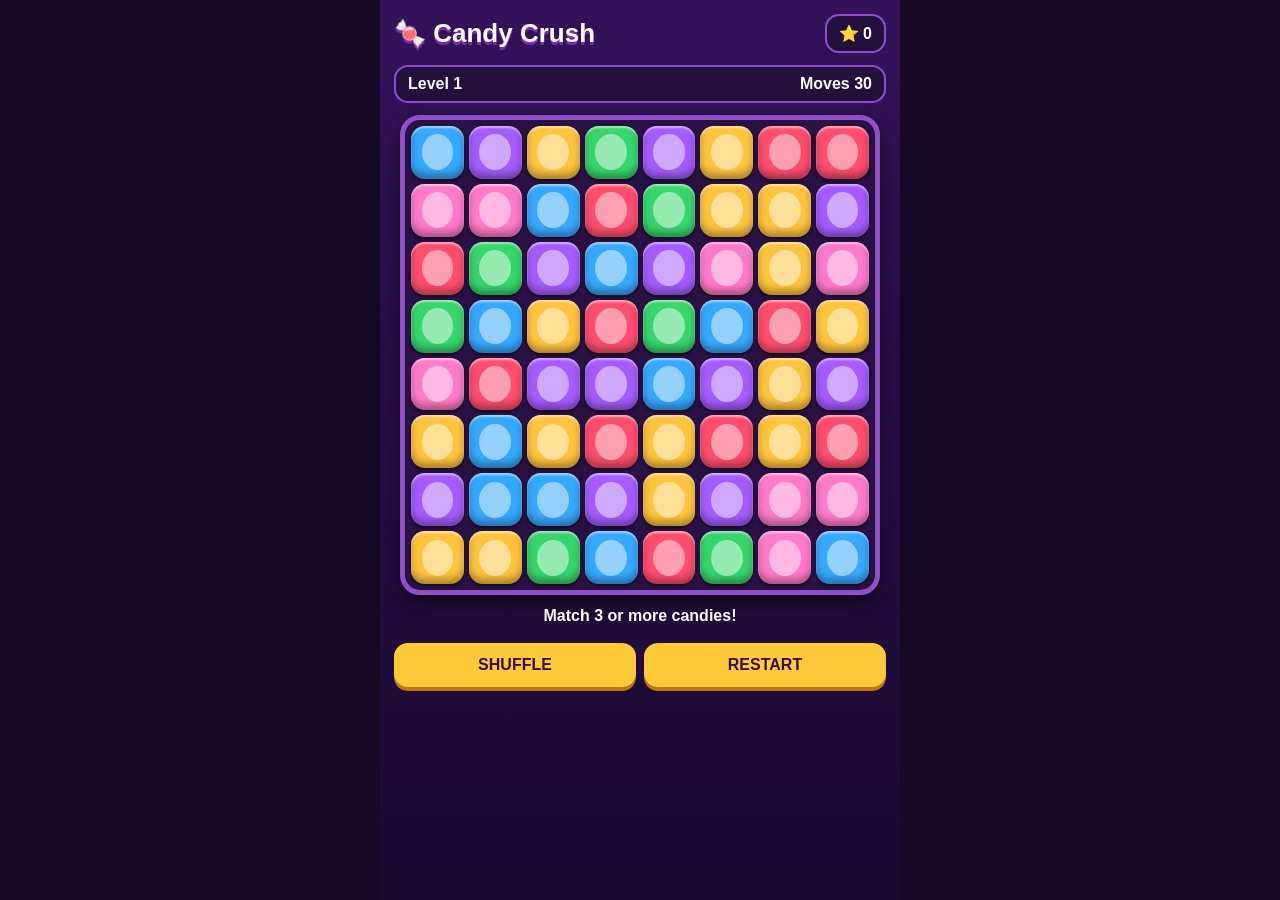
<file: games/candy-crush/index.html>
<!doctype html><html><head><meta charset="utf-8"><meta name="viewport" content="width=device-width,initial-scale=1,user-scalable=no"><title>Candy Crush</title><style>
*{box-sizing:border-box}body{margin:0;background:#160b27;color:#fff;font-family:Arial;min-height:100vh;display:flex;justify-content:center;align-items:center;overflow:hidden}.app{width:min(100%,520px);height:100vh;max-height:900px;background:linear-gradient(#34125b,#180b2d);padding:14px;display:flex;flex-direction:column;gap:12px}.top{display:flex;justify-content:space-between;align-items:center}.title{font-size:26px;font-weight:900;text-shadow:0 3px #7b2ca8}.stat{background:#24103d;border:2px solid #8d4dcc;border-radius:14px;padding:8px 12px;font-weight:800}#board{width:min(92vw,480px);aspect-ratio:1;border:5px solid #8e50c7;border-radius:20px;background:#291143;box-shadow:0 8px 25px #0008;padding:6px;display:grid;gap:5px;touch-action:none;align-self:center}.cell{border-radius:14px;position:relative;box-shadow:inset 0 2px 2px #fff8,inset 0 -5px 7px #0005,0 2px 3px #0008;transition:transform .12s,opacity .15s}.cell:after{content:"";position:absolute;inset:16% 20%;border-radius:50%;background:#fff7}.c0{background:#ff4d6d}.c1{background:#ffc43d}.c2{background:#36d66b}.c3{background:#36a9ff}.c4{background:#a55cff}.c5{background:#ff7ac8}.selected{outline:4px solid #fff;transform:scale(.88)}.pop{animation:pop .18s forwards}@keyframes pop{to{transform:scale(.1);opacity:0}}.controls{display:flex;gap:8px}.btn{flex:1;border:0;border-radius:14px;padding:13px;background:#ffca3a;color:#351046;font-weight:900;font-size:16px;box-shadow:0 4px 0 #b77b13}.btn:active{transform:translateY(3px);box-shadow:0 1px 0 #b77b13}.msg{text-align:center;font-weight:800;min-height:24px}</style></head><body><main class="app"><div class="top"><div class="title">🍬 Candy Crush</div><div class="stat">⭐ <span id="score">0</span></div></div><div class="stat" style="display:flex;justify-content:space-between"><span>Level <b id="level">1</b></span><span>Moves <b id="moves">30</b></span></div><div id="board"></div><div class="msg" id="msg">Match 3 or more candies!</div><div class="controls"><button class="btn" id="shuffle">SHUFFLE</button><button class="btn" id="restart">RESTART</button></div></main><script>
const N=8,C=6;let a=[],sel=null,score=0,moves=30,level=1,busy=false;const board=document.getElementById('board');function rnd(){return Math.floor(Math.random()*C)}function refill(){do{a=Array.from({length:N},()=>Array.from({length:N},rnd))}while(findMatches().length)}function findMatches(){let s=new Set();for(let r=0;r<N;r++){let st=0;for(let c=1;c<=N;c++){if(c<N&&a[r][c]===a[r][st])continue;if(c-st>=3)for(let k=st;k<c;k++)s.add(r*N+k);st=c}}for(let c=0;c<N;c++){let st=0;for(let r=1;r<=N;r++){if(r<N&&a[r][c]===a[st][c])continue;if(r-st>=3)for(let k=st;k<r;k++)s.add(k*N+c);st=r}}return [...s]}function render(){board.style.gridTemplateColumns='repeat('+N+',1fr)';board.innerHTML='';a.forEach((row,r)=>row.forEach((v,c)=>{let d=document.createElement('div');d.className='cell c'+v+(sel&&sel.r===r&&sel.c===c?' selected':'');d.onpointerdown=()=>pick(r,c);board.appendChild(d)}));scoreEl.textContent=score;movesEl.textContent=moves;levelEl.textContent=level}const scoreEl=document.getElementById('score'),movesEl=document.getElementById('moves'),levelEl=document.getElementById('level');function pick(r,c){if(busy||moves<=0)return;if(!sel){sel={r,c};render();return}let dr=Math.abs(sel.r-r),dc=Math.abs(sel.c-c);if(dr+dc!==1){sel={r,c};render();return}let p=sel;sel=null;[a[p.r][p.c],a[r][c]]=[a[r][c],a[p.r][p.c]];if(findMatches().length){moves--;busy=true;render();setTimeout(cascade,150)}else{[a[p.r][p.c],a[r][c]]=[a[r][c],a[p.r][p.c]];msg.textContent='Try a move that makes a match.';render()}}function cascade(){let m=findMatches();if(!m.length){busy=false;check();return}score+=m.length*10+(m.length>=4?20:0);let set=new Set(m);m.forEach(i=>{let d=board.children[i];if(d)d.classList.add('pop')});setTimeout(()=>{for(let c=0;c<N;c++){let col=[];for(let r=N-1;r>=0;r--)if(!set.has(r*N+c))col.push(a[r][c]);for(let r=N-1,k=0;r>=0;r--,k++)a[r][c]=k<col.length?col[k]:rnd()}render();setTimeout(cascade,90)},170)}function check(){msg.textContent=moves?'Make your next match!':'Out of moves — restart to play again.';if(score>=level*500){level++;moves+=10;msg.textContent='Level up! +10 moves'}}function start(){score=0;moves=30;level=1;sel=null;refill();msg.textContent='Match 3 or more candies!';render()}document.getElementById('shuffle').onclick=()=>{if(!busy){refill();sel=null;render();msg.textContent='Board shuffled.'}};document.getElementById('restart').onclick=()=>{if(!busy)start()};start();
</script></body></html>
</file>
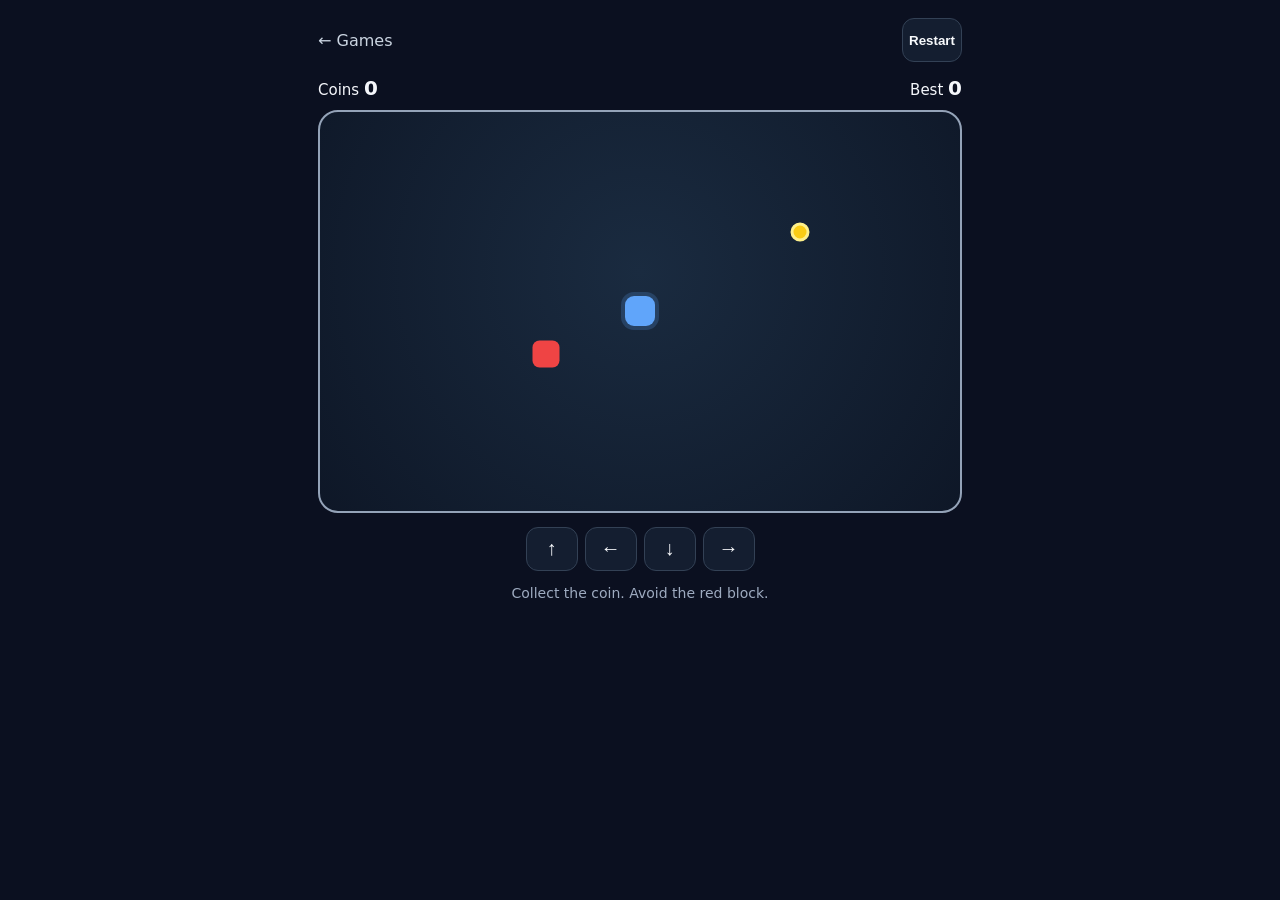
<file: games/coin-rush/index.html>
<!doctype html>
<html lang="en">
<head>
  <meta charset="UTF-8">
  <meta name="viewport" content="width=device-width,initial-scale=1">
  <meta name="description" content="Coin Rush browser game">
  <title>Coin Rush</title>
  <link rel="stylesheet" href="style.css">
</head>
<body>
<main class="wrap">
  <div class="top"><a href="../../">← Games</a><button id="restart" type="button">Restart</button></div>
  <div class="hud"><span>Coins <b id="score">0</b></span><span>Best <b id="best">0</b></span></div>
  <div id="arena" class="arena" aria-label="Coin Rush game area" tabindex="0">
    <div id="player" class="player"></div><div id="coin" class="coin"></div><div id="enemy" class="enemy"></div>
  </div>
  <div class="controls" aria-label="Movement controls">
    <button type="button" data-key="ArrowUp">↑</button>
    <button type="button" data-key="ArrowLeft">←</button>
    <button type="button" data-key="ArrowDown">↓</button>
    <button type="button" data-key="ArrowRight">→</button>
  </div>
  <p id="status" aria-live="polite">Collect the coin. Avoid the red block.</p>
</main>
<script src="game.js"></script>
</body>
</html>
</file>
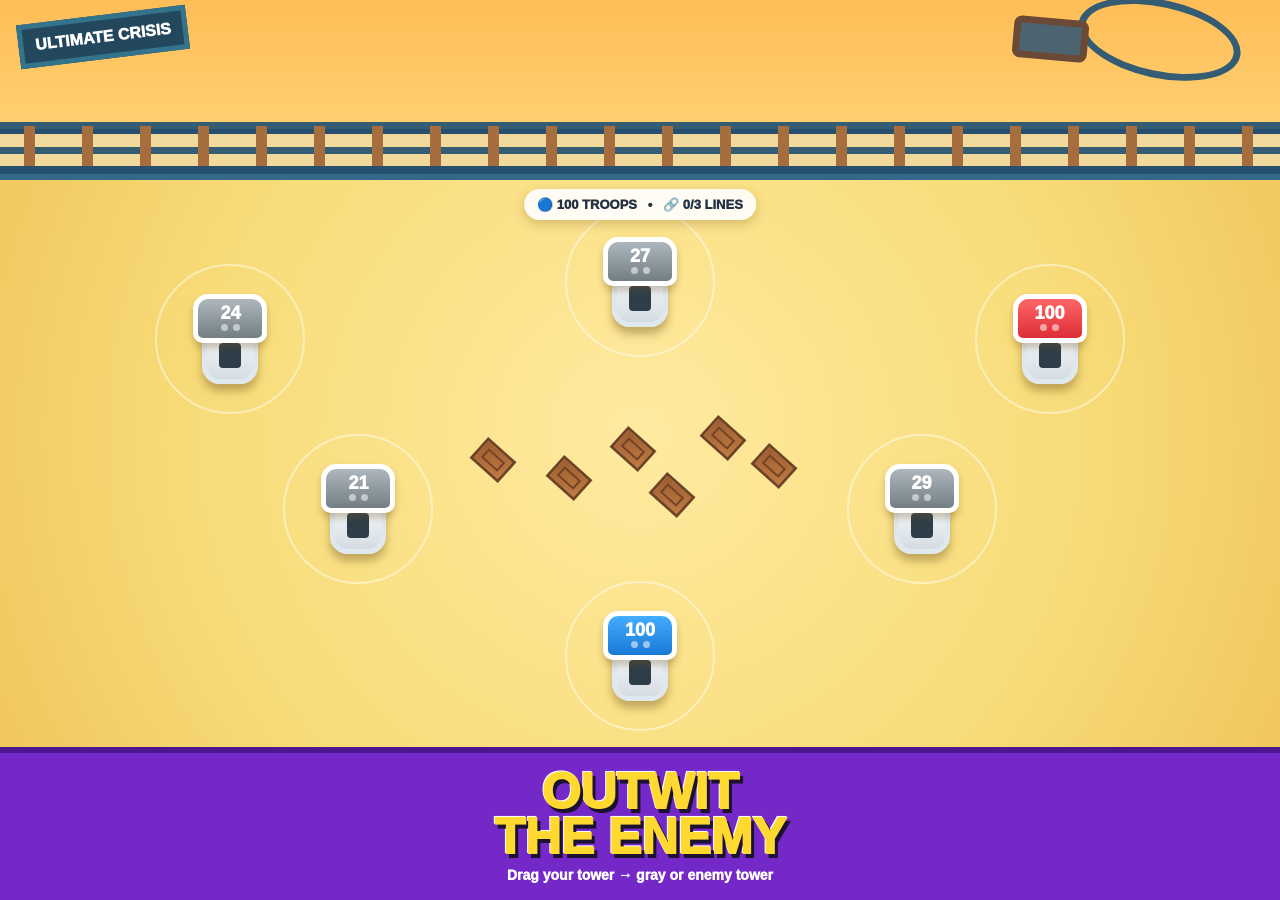
<file: games/tower-conquest/index.html>
<!doctype html><html><head><meta charset="utf-8"><meta name="viewport" content="width=device-width,initial-scale=1,user-scalable=no"><title>Tower Conquest</title><style>*{box-sizing:border-box}html,body{margin:0;width:100%;height:100%;overflow:hidden;font-family:Arial,sans-serif;background:#111;color:#fff}.app{height:100dvh;display:flex;flex-direction:column;background:#f8df7b}.top{height:20%;min-height:120px;background:linear-gradient(#ffbd57,#ffd77a);position:relative;overflow:hidden;border-bottom:6px solid #35698a}.mine{position:absolute;left:0;right:0;bottom:0;height:48px;background:#f0d99a;border-top:8px solid #274f70;border-bottom:8px solid #274f70}.rail{position:absolute;left:0;right:0;bottom:12px;height:7px;background:#345c72;box-shadow:0 -25px #345c72}.sleepers{position:absolute;left:0;right:0;bottom:0;height:40px;background:repeating-linear-gradient(90deg,transparent 0 24px,#a66d3e 24px 35px,transparent 35px 58px)}.sign{position:absolute;top:15px;left:18px;background:#23475d;border:5px solid #34738c;padding:8px 12px;transform:rotate(-7deg);font-weight:1000}.cart{position:absolute;right:15%;top:18px;width:75px;height:42px;border:7px solid #6b4937;border-radius:8px;background:#4c6370;transform:rotate(5deg)}.track{position:absolute;right:3%;top:0;width:165px;height:78px;border:7px solid #345c72;border-radius:50%;transform:rotate(12deg)}.arena{position:relative;flex:1;overflow:hidden;background:radial-gradient(circle at 50% 45%,#ffeaa0,#f8dc79 62%,#f0c75d);touch-action:none}.hud{position:absolute;z-index:30;top:9px;left:50%;transform:translateX(-50%);background:#ffffffe8;color:#243244;border-radius:20px;padding:8px 13px;font-weight:1000;font-size:13px;white-space:nowrap;box-shadow:0 4px 12px #8b652755}.tower{position:absolute;width:74px;height:90px;transform:translate(-50%,-50%);z-index:10;touch-action:none;user-select:none}.body{position:absolute;left:9px;right:9px;bottom:0;height:64px;border:5px solid #dfe8ef;border-radius:14px 14px 18px 18px;background:linear-gradient(#fff,#d4dce3);box-shadow:0 7px 9px #765b2670}.body:before{content:"";position:absolute;left:12px;right:12px;top:18px;height:25px;background:#2e3d47;border-radius:4px}.cap{position:absolute;left:0;right:0;top:0;height:49px;border-radius:15px 15px 10px 10px;border:5px solid #fff;background:linear-gradient(#44adff,#1879d4);box-shadow:0 5px 7px #765b2655;z-index:2}.red .cap{background:linear-gradient(#ff6767,#dc2d36)}.gray .cap{background:linear-gradient(#aeb7be,#727d84)}.cap .num{font-size:18px;font-weight:1000;text-align:center;padding-top:4px}.dots{display:flex;gap:5px;justify-content:center}.dots i{width:7px;height:7px;background:#fff8;border-radius:50%}.range{position:absolute;width:150px;height:150px;border:2px solid #fff7;border-radius:50%;transform:translate(-50%,-50%);pointer-events:none;z-index:1}.path{position:absolute;height:8px;border-radius:8px;transform-origin:left center;z-index:5;pointer-events:auto;opacity:.9}.bluepath{background:#2196e8;box-shadow:0 0 5px #fff}.redpath{background:#ef4d57;box-shadow:0 0 5px #fff}.unit{position:absolute;width:13px;height:13px;border-radius:50%;z-index:7;pointer-events:none;border:2px solid #fff;box-shadow:0 0 7px #fff8}.blueu{background:#087cff}.redu{background:#f32938}.crate{position:absolute;width:38px;height:28px;background:linear-gradient(135deg,#9c5d30,#c17b43);border:3px solid #704326;transform:rotate(42deg);z-index:4}.crate:after{content:"";position:absolute;inset:5px;border:2px solid #744426}.dragline{position:absolute;height:9px;background:#fff;border-radius:10px;transform-origin:left center;z-index:25;pointer-events:none;box-shadow:0 0 8px #2196e8}.bottom{height:17%;min-height:98px;background:#7428c7;display:flex;align-items:center;justify-content:center;text-align:center;position:relative;z-index:30;border-top:6px solid #4c168e}.bottom b{font-size:clamp(27px,7vw,50px);line-height:.9;color:#ffd92f;text-shadow:3px 4px #1b1230,-1px -1px #fff;font-weight:1000}.bottom small{display:block;color:#fff;font-size:14px;font-weight:1000;margin-top:7px}.win{position:absolute;z-index:60;inset:0;display:none;align-items:center;justify-content:center;background:#0008}.win div{background:#7528c8;border:5px solid #ffd22f;border-radius:22px;padding:25px 35px;text-align:center;font-weight:1000}.win button{margin-top:14px;border:0;border-radius:12px;padding:12px 25px;background:#ffd22f;font-weight:1000}</style></head><body><div class="app"><header class="top"><div class="sign">ULTIMATE CRISIS</div><div class="track"></div><div class="cart"></div><div class="mine"><div class="rail"></div><div class="sleepers"></div></div></header><main class="arena" id="arena"><div class="hud">🔵 <span id="army">100</span> TROOPS &nbsp; • &nbsp; 🔗 <span id="links">0</span>/3 LINES</div><div class="win" id="win"><div><div style="font-size:34px;color:#ffd52e">VICTORY!</div><div>THE ENEMY TOWER IS CAPTURED</div><button id="again">PLAY AGAIN</button></div></div></main><footer class="bottom"><div><b>OUTWIT<br>THE ENEMY</b><small>Drag your tower → gray or enemy tower</small></div></footer></div><script>
const arena=document.getElementById('arena'),armyEl=document.getElementById('army'),linksEl=document.getElementById('links'),win=document.getElementById('win');let towers=[],links=[],drag=null,wins=0;
const spots=[[18,28],[50,18],[82,28],[28,58],[72,58],[50,84]],crates=[[48,45],[55,43],[43,50],[51,53],[59,48],[37,47]];
function reset(){links=[];towers=spots.map((p,i)=>({x:p[0],y:p[1],n:i===5?100:i===2?100:25,owner:i===5?'blue':i===0?'gray':i===2?'red':'gray',max:i===5?100:i===2?100:25}));/* ensure exactly one red, one blue, rest gray */towers[0].n=24;towers[1].n=27;towers[3].n=21;towers[4].n=29;towers[2].n=100;win.style.display='none';render()}
function line(l){let a=towers[l.from],b=towers[l.to],d=document.createElement('div'),dx=b.x-a.x,dy=b.y-a.y;d.className='path '+(l.owner==='blue'?'bluepath':'redpath');d.style.left=a.x+'%';d.style.top=a.y+'%';d.style.width=Math.hypot(dx,dy)+'%';d.style.transform='rotate('+Math.atan2(dy,dx)+'rad)';d.title='Tap to cancel';d.onclick=()=>{links=links.filter(x=>x!==l);render()};arena.appendChild(d)}
function render(){arena.querySelectorAll('.tower,.range,.path,.crate,.unit').forEach(e=>e.remove());crates.forEach(p=>{let c=document.createElement('div');c.className='crate';c.style.left=p[0]+'%';c.style.top=p[1]+'%';arena.appendChild(c)});links.forEach(line);towers.forEach((t,i)=>{let r=document.createElement('div');r.className='range';r.style.left=t.x+'%';r.style.top=t.y+'%';arena.appendChild(r);let d=document.createElement('div');d.className='tower '+(t.owner==='blue'?'blue':t.owner==='red'?'red':'gray');d.style.left=t.x+'%';d.style.top=t.y+'%';d.innerHTML='<div class="cap"><div class="num">'+t.n+'</div><div class="dots"><i></i><i></i></div></div><div class="body"></div>';d.onpointerdown=e=>start(e,i);d.onpointerup=e=>end(e,i);arena.appendChild(d)});let bt=towers.find(t=>t.owner==='blue');armyEl.textContent=bt?bt.n:0;linksEl.textContent=links.filter(l=>l.owner==='blue').length}
function start(e,i){if(towers[i].owner!=='blue'||towers[i].n<1)return;if(links.filter(l=>l.owner==='blue').length>=3)return;drag=i;arena.setPointerCapture?.(e.pointerId);drawDrag(e)}
function drawDrag(e){if(drag===null)return;let r=arena.getBoundingClientRect(),sx=towers[drag].x/100*r.width,sy=towers[drag].y/100*r.height,ex=e.clientX-r.left,ey=e.clientY-r.top,dx=ex-sx,dy=ey-sy,d=document.getElementById('dragline')||document.createElement('div');d.id='dragline';d.className='dragline';d.style.left=sx+'px';d.style.top=sy+'px';d.style.width=Math.hypot(dx,dy)+'px';d.style.transform='rotate('+Math.atan2(dy,dx)+'rad)';arena.appendChild(d)}
arena.onpointermove=drawDrag;arena.onpointerup=e=>{if(drag===null)return;let r=arena.getBoundingClientRect(),x=(e.clientX-r.left)/r.width*100,y=(e.clientY-r.top)/r.height*100,best=-1,dist=99;towers.forEach((t,i)=>{let q=Math.hypot(t.x-x,t.y-y);if(i!==drag&&q<dist){dist=q;best=i}});document.getElementById('dragline')?.remove();let from=drag;drag=null;if(best<0||dist>14||towers[best].owner==='blue')return;let exists=links.some(l=>l.owner==='blue'&&l.from===from&&l.to===best);if(exists)return;if(links.filter(l=>l.owner==='blue').length>=3)return;links.push({from,to:best,owner:'blue'});render()}
function moveTroop(l){let from=towers[l.from],to=towers[l.to];if(!from||!to||from.owner!==l.owner||from.n<=0)return;from.n--;to.n--;spawnUnit(l,from,to);if(to.owner==='gray'&&to.n<=0){to.owner=l.owner;to.n=Math.max(0,Math.abs(to.n))}else if(to.owner!==l.owner&&to.owner!=='gray'&&to.n<=0){to.owner=l.owner;to.n=Math.max(0,Math.abs(to.n))}checkGameOver();render()}
function spawnUnit(l,a,b){let u=document.createElement('div');u.className='unit '+(l.owner==='blue'?'blueu':'redu');u.style.left=a.x+'%';u.style.top=a.y+'%';arena.appendChild(u);let x=0,dx=b.x-a.x,dy=b.y-a.y,t=setInterval(()=>{x+=.018;u.style.left=(a.x+dx*x)+'%';u.style.top=(a.y+dy*x)+'%';if(x>=1){clearInterval(t);u.remove()}},45)}
function total(owner){return towers.filter(t=>t.owner===owner).reduce((s,t)=>s+t.n,0)}
function checkGameOver(){let b=total('blue'),r=total('red');if(b<=0||r<=0){win.style.display='flex';win.querySelector('div').innerHTML='<div style="font-size:34px;color:#ffd52e">'+(b<=0?'RED WINS!':'BLUE WINS!')+'</div><div>'+ (b<=0?'BLUE HAS 0 TROOPS':'RED HAS 0 TROOPS') +'</div><button id="again">PLAY AGAIN</button>';document.getElementById('again').onclick=reset}}

setInterval(()=>{links.slice().forEach(l=>moveTroop(l))},2200);
setInterval(()=>{towers.forEach(t=>{if(t.owner==='blue'||t.owner==='red')t.n=Math.min(100,t.n+1)});checkGameOver();render()},3000);
setInterval(()=>{let reds=towers.map((t,i)=>t.owner==='red'?i:-1).filter(i=>i>=0);if(!reds.length)return;let r=reds[Math.floor(Math.random()*reds.length)],targets=towers.map((t,i)=>t.owner==='red'||t.owner==='gray'?-1:i).filter(i=>i>=0);let bs=towers.map((t,i)=>t.owner==='blue'?i:-1).filter(i=>i>=0);if(!bs.length)return;let target=bs[Math.floor(Math.random()*bs.length)];if(links.filter(l=>l.owner==='red').length<3&&!links.some(l=>l.owner==='red'&&l.from===r&&l.to===target)){links.push({from:r,to:target,owner:'red'});render()}},3500);
document.getElementById('again').onclick=reset;reset();
</script></body></html>
</file>
<file: games/coin-rush/style.css>
:root{font-family:system-ui,-apple-system,Segoe UI,sans-serif;color:#f5f7fb;background:#0b1020}*{box-sizing:border-box}body{margin:0}.wrap{width:min(680px,100%);margin:auto;padding:18px}.top,.hud{display:flex;align-items:center;justify-content:space-between;gap:12px}.top{margin-bottom:14px}.top a{color:#cbd5e1;text-decoration:none}.top button,.controls button{min-width:44px;min-height:44px;border:1px solid #334155;border-radius:12px;background:#141e30;color:#f8fafc;font-weight:700}.hud{margin-bottom:10px;font-size:15px}.hud b{font-size:20px}.arena{position:relative;width:100%;aspect-ratio:16/10;overflow:hidden;border:2px solid #334155;border-radius:20px;background:radial-gradient(circle at 50% 40%,#1a2b40,#0e1727);outline:none}.arena:focus{border-color:#94a3b8}.player,.coin,.enemy{position:absolute;transform:translate(-50%,-50%)}.player{width:30px;height:30px;border-radius:9px;background:#60a5fa;box-shadow:0 0 0 4px #60a5fa33}.coin{width:19px;height:19px;border-radius:50%;background:#facc15;border:3px solid #fef08a}.enemy{width:27px;height:27px;border-radius:7px;background:#ef4444}.controls{display:grid;grid-template-columns:repeat(4,52px);justify-content:center;gap:7px;margin-top:14px}.controls button{font-size:20px}.controls button:focus-visible,.top button:focus-visible{outline:3px solid #93c5fd;outline-offset:2px}#status{text-align:center;color:#9eabc0;font-size:14px;min-height:22px}@media(max-width:380px){.wrap{padding:12px}.controls{grid-template-columns:repeat(4,46px)}}
</file>
